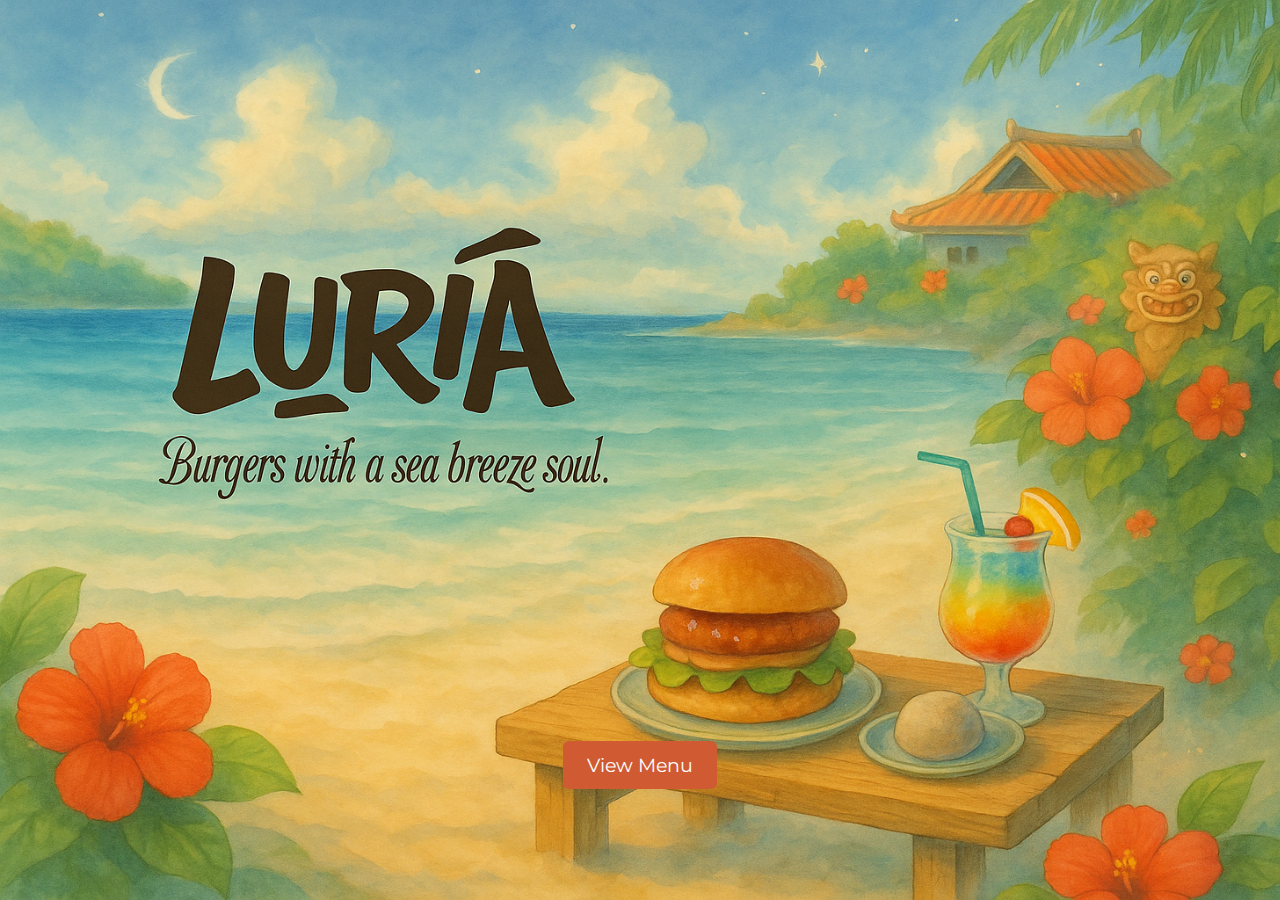
<file: index.html>
<!DOCTYPE html>
<html lang="en">
<head>
  <meta charset="UTF-8" />
  <meta name="viewport" content="width=device-width, initial-scale=1.0" />
  <title>Welcome</title>
  <link rel="stylesheet" href="index.css" />
</head>
<body>
  <div class="container">
    <button onclick="location.href='home.html'">View Menu</button>
  </div>
</body>
</html>
</file>
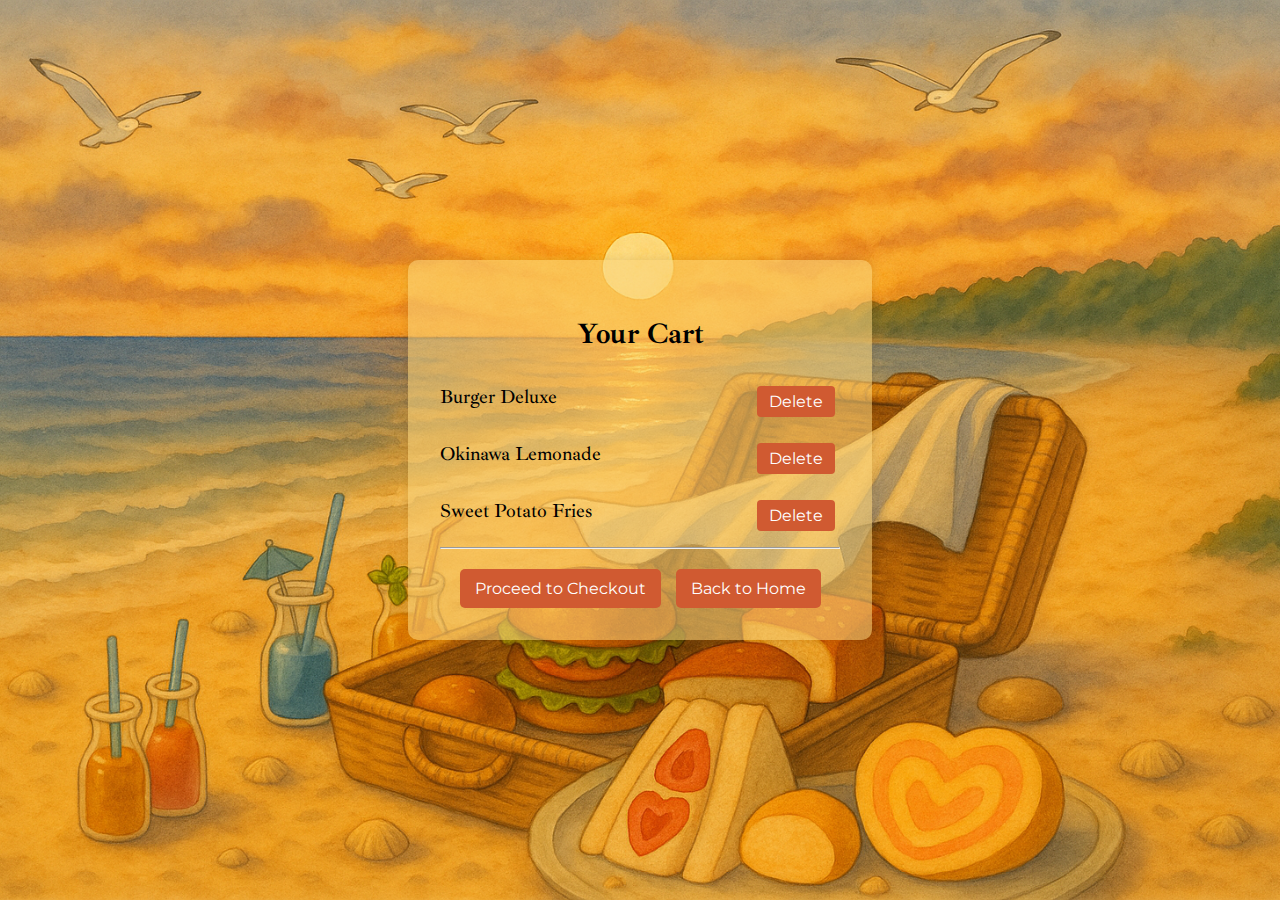
<file: carrito.html>
<!DOCTYPE html>
<html lang="en">
<head>
  <meta charset="UTF-8" />
  <meta name="viewport" content="width=device-width, initial-scale=1.0" />
  <title>Your Cart</title>
  <link href="https://fonts.googleapis.com/css2?family=Ibarra+Real+Nova&display=swap" rel="stylesheet">
  <link rel="stylesheet" href="carrito.css" />
</head>
<body>
  <div class="container">
    <h2>Your Cart</h2>

    <div class="cart-item">
      <span class="item-name">Burger Deluxe</span>
      <button class="delete-btn">Delete</button>
    </div>
    <div class="cart-item">
      <span class="item-name">Okinawa Lemonade</span>
      <button class="delete-btn">Delete</button>
    </div>
    <div class="cart-item">
      <span class="item-name">Sweet Potato Fries</span>
      <button class="delete-btn">Delete</button>
    </div>

    <hr />

    <div class="buttons-footer">
      <button onclick="location.href='resumencompra.html'">Proceed to Checkout</button>
      <button onclick="location.href='index.html'">Back to Home</button>
    </div>
  </div>
</body>
</html>
</file>
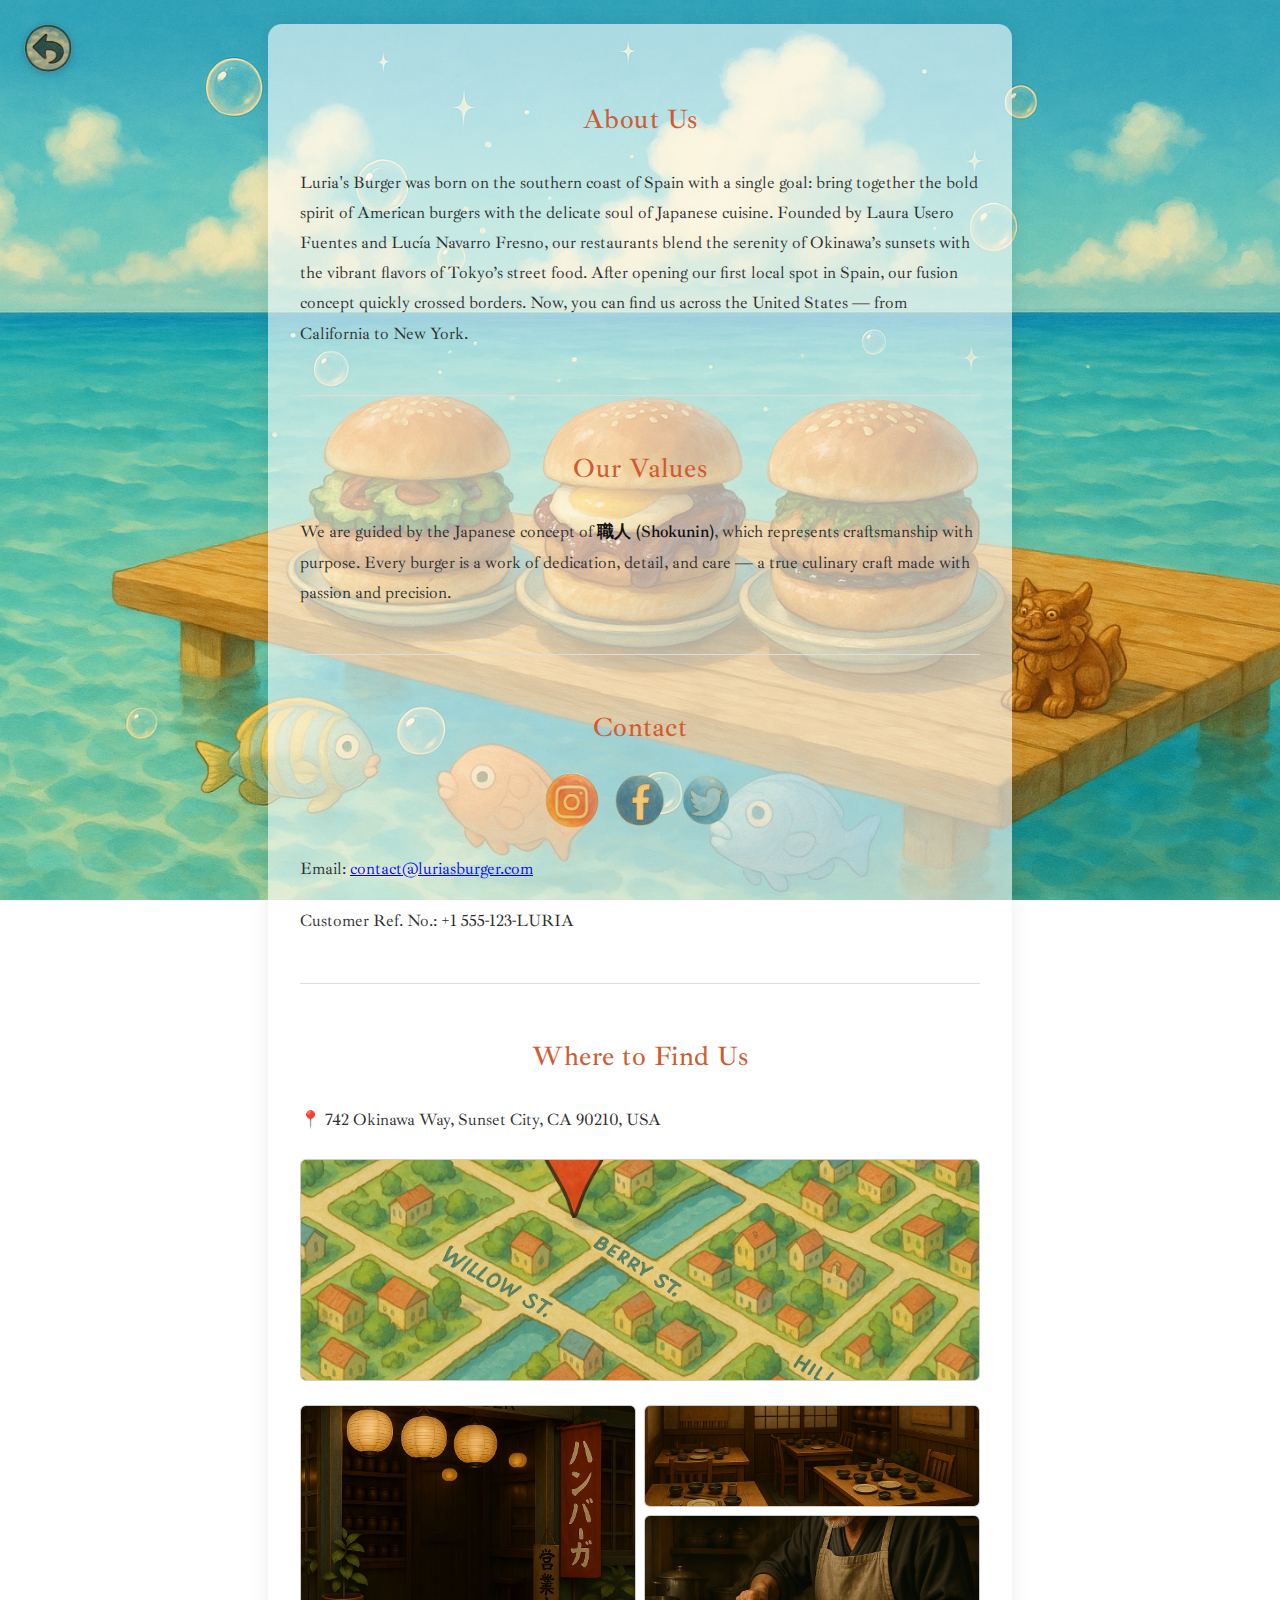
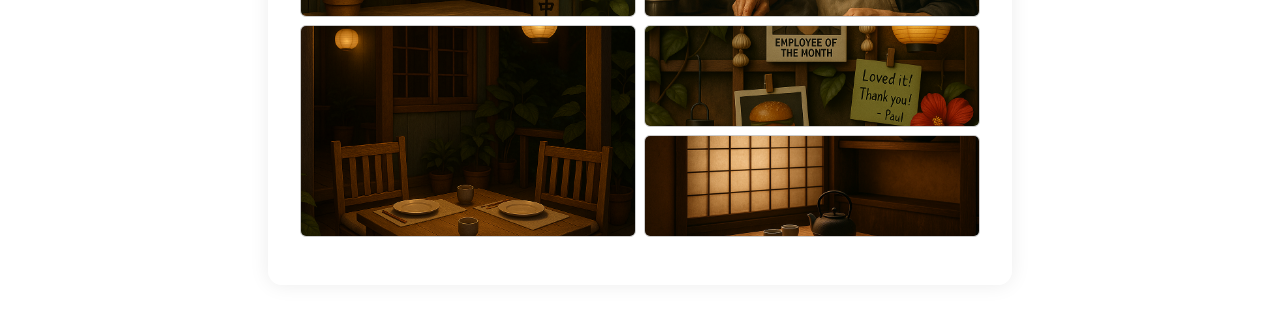
<file: home.html>
<!DOCTYPE html>
<html lang="en">
<head>
  <meta charset="UTF-8" />
  <meta name="viewport" content="width=device-width, initial-scale=1.0" />
  <title>About Luria's Burger</title>
  <link rel="stylesheet" href="home.css" />
</head>
<body>
  <div class="container">
    <a href="index.html" class="back-button" aria-label="Go Back">
  <img src="flecha.png" alt="Back" />
    </a>
    <section class="about">
      <h2>About Us</h2>
      <p>
        Luria's Burger was born on the southern coast of Spain with a single goal: bring together the bold spirit of American burgers with the delicate soul of Japanese cuisine.  
        Founded by Laura Usero Fuentes and Lucía Navarro Fresno, our restaurants blend the serenity of Okinawa’s sunsets with the vibrant flavors of Tokyo’s street food.  
        After opening our first local spot in Spain, our fusion concept quickly crossed borders. Now, you can find us across the United States — from California to New York.
      </p>
    </section>

    <section class="values">
      <h2>Our Values</h2>
      <p>
        We are guided by the Japanese concept of   <strong>職人 (Shokunin)</strong>, which represents craftsmanship with purpose.  
        Every burger is a work of dedication, detail, and care — a true culinary craft made with passion and precision.
      </p>
    </section>

    <section class="contact">
      <h2>Contact</h2>
      <div class="socials">
  <a href="https://instagram.com" target="_blank" aria-label="Instagram">
    <img src="insta.png" alt="Instagram" class="icon" />
  </a>
  <a href="https://facebook.com" target="_blank" aria-label="Facebook">
    <img src="face.png" alt="Facebook" class="icon" />
  </a>
  <a href="https://twitter.com" target="_blank" aria-label="Twitter">
    <img src="tw.png" alt="Twitter" class="icon" />
  </a>
</div>

      <p>Email: <a href="mailto:contact@luriasburger.com">contact@luriasburger.com</a></p>
      <p>Customer Ref. No.: +1 555-123-LURIA</p>
    </section>

    <section class="location">
      <h2>Where to Find Us</h2>
      <p>📍 742 Okinawa Way, Sunset City, CA 90210, USA</p>
      <div class="map-wrapper">
            <img src="mapa.png" alt="Restaurant Location Map" />
      </div>

      <div class="gallery-grid">
            <div class="item item1"><img src="carrousel_1.png" alt="Restaurant Interior" /></div>
            <div class="item item2"><img src="carrousel_2.png" alt="Table Set Top View" /></div>
            <div class="item item3"><img src="carrousel_3.png" alt="Chef Cooking Wok" /></div>
            <div class="item item4"><img src="carrousel_4.png" alt="Outdoor Terrace" /></div>
            <div class="item item5"><img src="carrousel_5.png" alt="Decorated Wall with Notes" /></div>
            <div class="item item6"><img src="carrousel_6.png" alt="Japanese Tea Corner" /></div>
      </div>
    </section>
  </div>
</body>
</html>
</file>
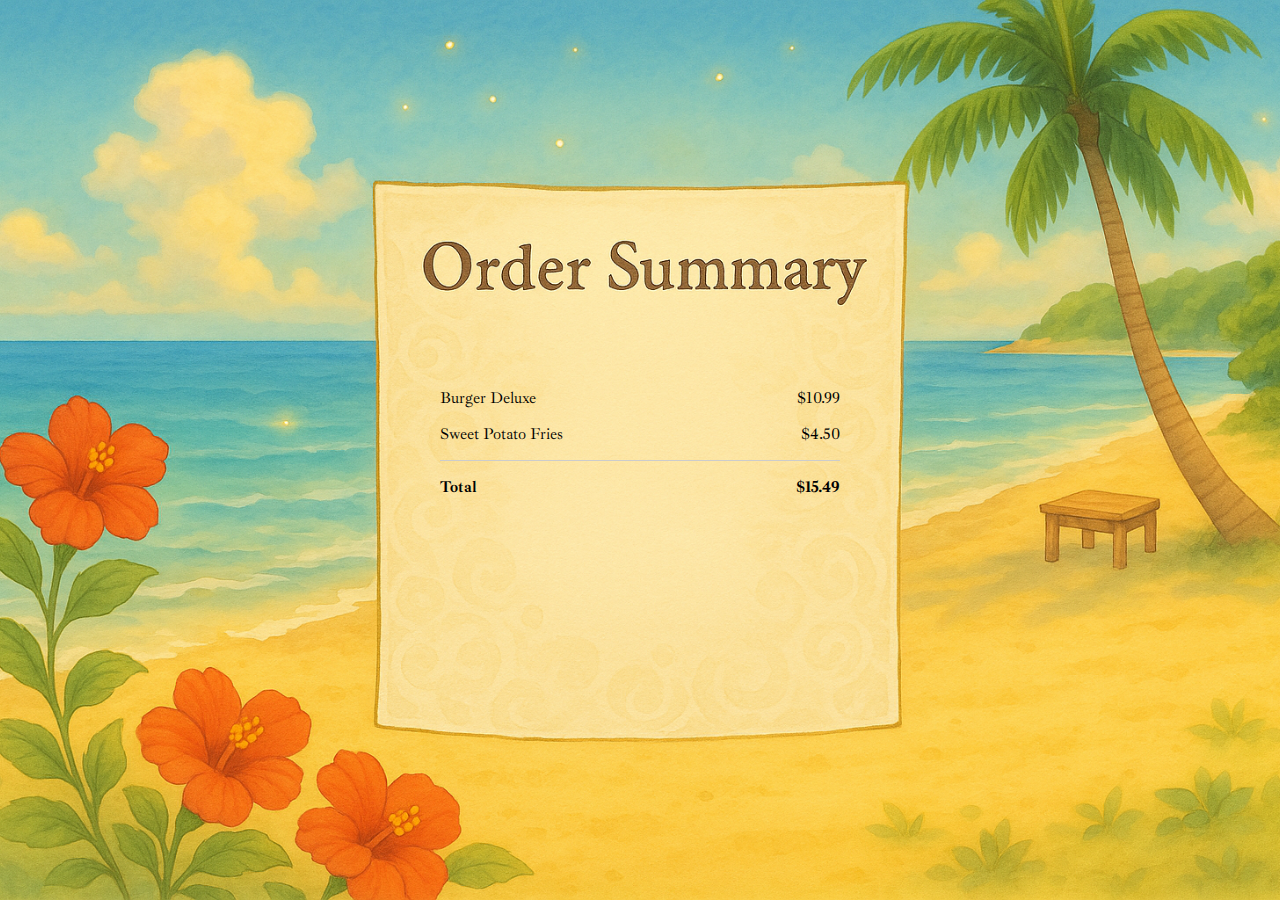
<file: resumencompra.html>
<!DOCTYPE html>
<html lang="en">
<head>
  <meta charset="UTF-8" />
  <meta name="viewport" content="width=device-width, initial-scale=1.0"/>
  <title>Order Summary</title>
  <link rel="stylesheet" href="resumencompra.css"/>
  <link href="https://fonts.googleapis.com/css2?family=Ibarra+Real+Nova&display=swap" rel="stylesheet">
</head>
<body>
  <div class="ticket">
    <div class="item">
      <span class="name">Burger Deluxe</span>
      <span class="price">$10.99</span>
    </div>
    <div class="item">
      <span class="name">Sweet Potato Fries</span>
      <span class="price">$4.50</span>
    </div>
    <div class="item total">
      <span class="name">Total</span>
      <span class="price">$15.49</span>
    </div>
    <!-- Aquí irá Stripe -->
  </div>
</body>
</html>
</file>
<file: index.css>
@import url('https://fonts.googleapis.com/css2?family=Montserrat:wght@400;700&display=swap');

body {
  margin: 0;
  font-family: 'Montserrat', sans-serif;
  background-image: url('/index_fondo.jpg');
  background-size: cover;
  background-position: left;
  height: 100vh;
  display: flex;
  justify-content: center;
  align-items: center;
}

@media (min-width: 768px) {
  body {
    background-image: url('index_grande.png');
  }
}

.container {
  text-align: center;
}

button {
  background-color: #D05A31;
  color: white;
  border: none;
  padding: 12px 24px;
  font-size: 1.2rem;
  font-family: 'Montserrat', sans-serif;
  border-radius: 6px;
  cursor: pointer;
  margin-top: 70vh;
}

button:hover {
  opacity: 0.9;
}
</file>
<file: carrito.css>
@import url('https://fonts.googleapis.com/css2?family=Montserrat:wght@400;700&display=swap');

body {
  margin: 0;
  font-family: 'Ibarra Real Nova', serif;
  background-image: url('fondo_carrito.png');
  background-size: cover;
  background-position: center;
  height: 100vh;
  display: flex;
  justify-content: center;
  align-items: center;
}

@media (min-width: 768px) {
  body {
    background-image: url('carrito_grande.png');
  }
}

.container {
  background: rgb(249 214 126 / 55%);
  padding: 2rem;
  border-radius: 10px;
  box-shadow: 0 0 10px rgba(0,0,0,0.1);
  width: 70%;
  max-width: 400px;
  font-size: 1.2rem;
}



/* Centrar el título */
h2 {
  text-align: center;
  margin-bottom: 1.5rem;
}

/* Productos alineados izquierda-derecha */
.cart-item {
  display: flex;
  justify-content: space-between;
  align-items: center;
  margin-bottom: 1rem;
}

.item-name {
  font-weight: 500;
  flex: 1;
}

.delete-btn {
  background-color: #D05A31;
  color: white;
  border: none;
  padding: 6px 12px;
  font-family: 'Montserrat', sans-serif;
  cursor: pointer;
  border-radius: 4px;
  margin-left: 1rem;
}

/* Centrado solo de los botones de abajo */
.buttons-footer {
  text-align: center;
}

button {
  background-color: #D05A31;
  color: white;
  border: none;
  padding: 10px 15px;
  margin: 10px 5px 0 5px;
  font-family: 'Montserrat', sans-serif;
  font-size: 1rem;
  cursor: pointer;
  border-radius: 5px;
}

button:hover {
  opacity: 0.9;
}
</file>
<file: home.css>
@import url('https://fonts.googleapis.com/css2?family=Ibarra+Real+Nova&display=swap');

body {
  margin: 0;
  font-family: 'Ibarra Real Nova', serif;
  background-image: url('fondo_about.png');
  background-size: cover;
  background-position: center;
  background-attachment: fixed;
  color: #2c2c2c;
  padding: 1.5rem;
  line-height: 1.8;
  font-size: 1.05rem;
}

@media (min-width: 768px) {
  body {
    background-image: url('about_grande.png');
  }
}

.container {
  background: rgba(255, 255, 255, 0.6);
  max-width: 680px;
  margin: auto;
  border-radius: 14px;
  padding: 3rem 2rem;
  box-shadow: 0 0 20px rgba(0,0,0,0.08);
}

section {
  margin-bottom: 3rem;
  padding-bottom: 1.5rem;
  border-bottom: 1px solid #ddd;
}

section:last-child {
  border-bottom: none;
  padding-bottom: 0;
  margin-bottom: 0;
}

h2 {
  text-align: center;
  color: #D05A31;
  margin-bottom: 1.5rem;
  font-weight: 500;
  font-size: 1.7rem;
  letter-spacing: 0.5px;
}

p {
  font-size: 1.05rem;
  font-weight: 400;
  margin-bottom: 1.4rem;
}

strong {
  font-weight: 600;
  color: #111;
}

.socials {
  display: flex;
  justify-content: center;
  gap: 1.2rem;
  margin-bottom: 1.2rem;
}

.icon {
  width: 48px;
  height: 48px;
  border-radius: 50%;
  object-fit: cover;
  transform: scale(1.15); /* zoom visual dentro del círculo */
  transform-origin: center;
}


.map-wrapper {
  height: 220px;
  border-radius: 6px;
  overflow: hidden;
  margin: 1.5rem 0;
  border: 1px solid #ccc;
}

.map-wrapper img {
  width: 100%;
  height: 100%;
  object-fit: cover;
  display: block;
}


.gallery {
  display: flex;
  flex-wrap: wrap;
  gap: 1rem;
  justify-content: center;
  margin-top: 1rem;
}

.image-placeholder {
  background-color: #f4f4f4;
  width: 100px;
  height: 100px;
  display: flex;
  justify-content: center;
  align-items: center;
  font-size: 0.85rem;
  color: #888;
  border: 1px solid #ccc;
  border-radius: 6px;
}

.gallery-grid {
  display: grid;
  grid-template-areas:
    "one two"
    "one three"
    "four five"
    "four six";
  grid-template-columns: 1fr 1fr;
  gap: 0.5rem;
  margin-top: 1.5rem;
}

.item {
  position: relative;
  overflow: hidden;
  border-radius: 6px;
  display: flex;
  justify-content: center;
  align-items: center;
  background-color: #f4f4f4;
  border: 1px solid #ccc;
}

.item img {
  width: 100%;
  height: 100%;
  object-fit: cover;
  display: block;
}


/* Asignar áreas */
.item1 { grid-area: one; height: 210px; }
.item2 { grid-area: two; height: 100px; }
.item3 { grid-area: three; height: 100px; }
.item4 { grid-area: four; height: 210px; }
.item5 { grid-area: five; height: 100px; }
.item6 { grid-area: six; height: 100px; }

.back-button {
  position: absolute;
  top: 1.5rem;
  left: 1.5rem;
  z-index: 10;
  display: inline-block;
  width: 48px;
  height: 48px;
  border-radius: 50%;
  overflow: hidden;
  box-shadow: 0 2px 8px rgba(0, 0, 0, 0.2);
  transition: transform 0.2s ease;
}

.back-button img {
  width: 100%;
  height: 100%;
  object-fit: cover;
  display: block;
  border-radius: 50%;
}

.back-button:hover {
  transform: scale(1.05);
}
</file>
<file: resumencompra.css>
body {
  margin: 0;
  font-family: 'Ibarra Real Nova', serif;
  background-image: url('/resumencompra_fondo.png');
  background-size: cover;
  background-position: center;
  display: flex;
  justify-content: center;
  align-items: center;
  min-height: 100vh;
}

.ticket {
  background: rgba(255, 255, 255, 0);
  width: 55%;
  max-width: 400px;
}

.item {
  display: flex;
  justify-content: space-between;
  margin-bottom: 1rem;
  font-size: 1rem;
}

.total {
  font-weight: bold;
  border-top: 1px solid #ccc;
  padding-top: 1rem;
}

@media (min-width: 768px) {
  body {
    background-image: url('resumencompra_grande.png');
  }
}
</file>
